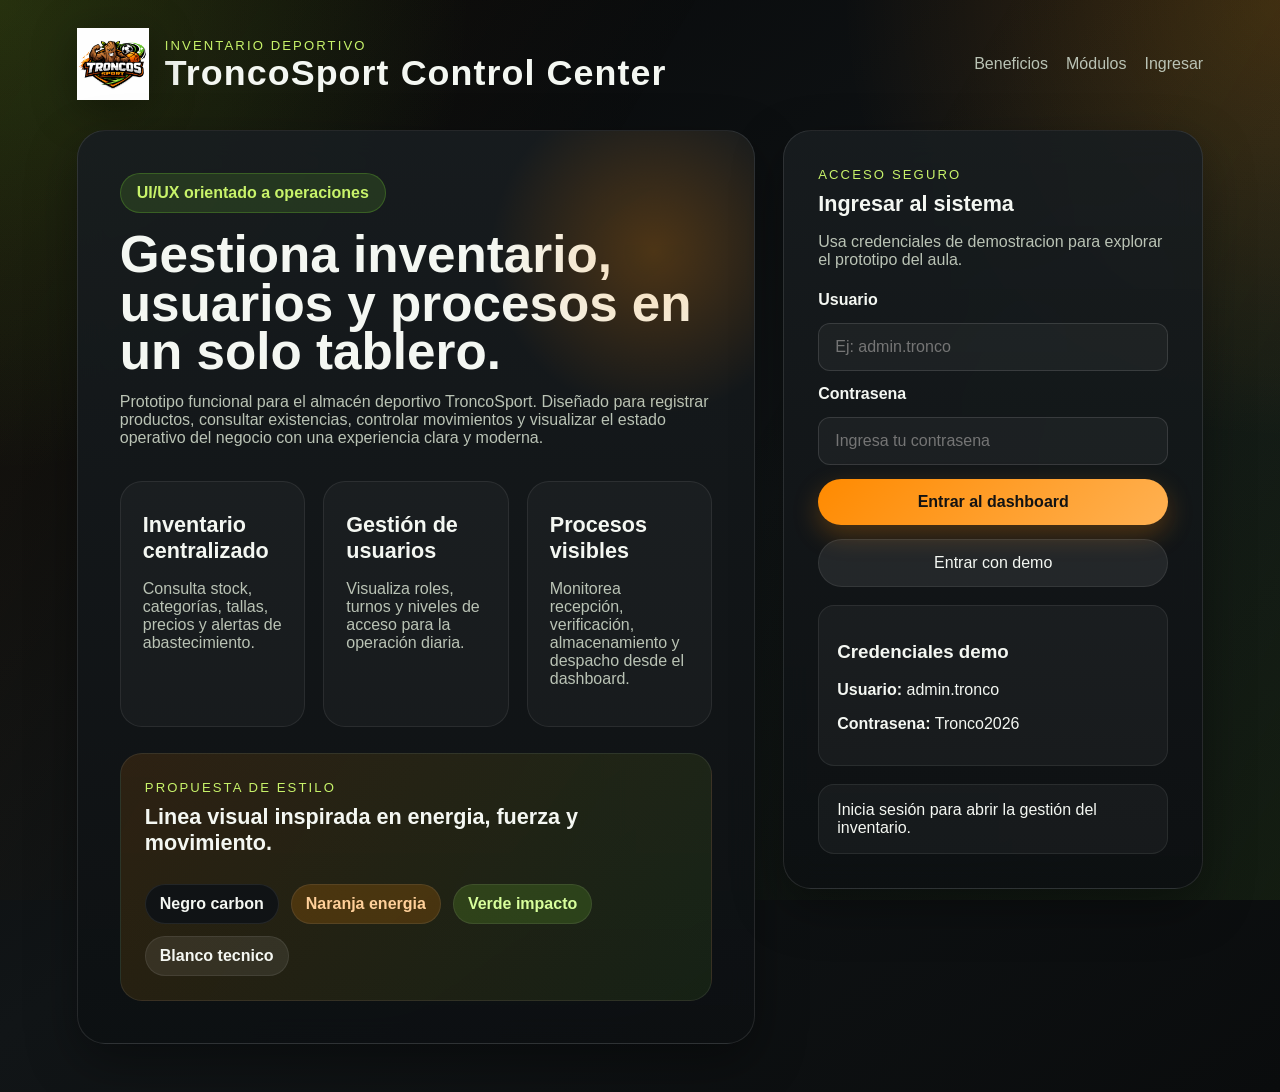
<file: index.html>
<!DOCTYPE html>
<html lang="es">
<head>
  <meta charset="UTF-8">
  <meta name="viewport" content="width=device-width, initial-scale=1.0">
  <title>TroncoSport | Acceso al inventario</title>
  <meta
    name="description"
    content="Sistema de gestion de inventario para TroncoSport con acceso de usuarios y control de procesos."
  >
  <link rel="stylesheet" href="styles.css">
</head>
<body class="auth-page" data-page="index">
  <div class="page-shell">
    <header class="auth-header">
      <a class="brand" href="index.html" aria-label="Ir al inicio de TroncoSport">
        <img src="logo.png" alt="Logo de TroncoSport">
        <div>
          <span class="eyebrow">Inventario deportivo</span>
          <h1>TroncoSport Control Center</h1>
        </div>
      </a>
      <nav class="auth-nav" aria-label="Navegación principal">
        <a href="#beneficios">Beneficios</a>
        <a href="#modulos">Módulos</a>
        <a href="#acceso">Ingresar</a>
      </nav>
    </header>

    <main class="auth-layout">
      <section class="hero-panel">
        <div class="hero-copy">
          <span class="pill">UI/UX orientado a operaciones</span>
          <h2>Gestiona inventario, usuarios y procesos en un solo tablero.</h2>
          <p>
            Prototipo funcional para el almacén deportivo TroncoSport. Diseñado para
            registrar productos, consultar existencias, controlar movimientos y visualizar
            el estado operativo del negocio con una experiencia clara y moderna.
          </p>
        </div>

        <div class="hero-grid" id="beneficios">
          <article class="feature-card">
            <h3>Inventario centralizado</h3>
            <p>Consulta stock, categorías, tallas, precios y alertas de abastecimiento.</p>
          </article>
          <article class="feature-card">
            <h3>Gestión de usuarios</h3>
            <p>Visualiza roles, turnos y niveles de acceso para la operación diaria.</p>
          </article>
          <article class="feature-card">
            <h3>Procesos visibles</h3>
            <p>Monitorea recepción, verificación, almacenamiento y despacho desde el dashboard.</p>
          </article>
        </div>

        <section class="style-preview" id="modulos" aria-labelledby="estilo-ui">
          <div>
            <span class="eyebrow">Propuesta de estilo</span>
            <h3 id="estilo-ui">Linea visual inspirada en energia, fuerza y movimiento.</h3>
          </div>
          <div class="style-swatches" aria-label="Paleta de colores TroncoSport">
            <span class="swatch swatch-dark">Negro carbon</span>
            <span class="swatch swatch-orange">Naranja energia</span>
            <span class="swatch swatch-green">Verde impacto</span>
            <span class="swatch swatch-light">Blanco tecnico</span>
          </div>
        </section>
      </section>

      <section class="login-panel" id="acceso" aria-labelledby="login-title">
        <div class="panel-heading">
          <span class="eyebrow">Acceso seguro</span>
          <h2 id="login-title">Ingresar al sistema</h2>
          <p>Usa credenciales de demostracion para explorar el prototipo del aula.</p>
        </div>

        <form class="login-form" id="loginForm">
          <label for="username">Usuario</label>
          <input
            id="username"
            name="username"
            type="text"
            placeholder="Ej: admin.tronco"
            autocomplete="username"
            required
          >

          <label for="password">Contrasena</label>
          <input
            id="password"
            name="password"
            type="password"
            placeholder="Ingresa tu contrasena"
            autocomplete="current-password"
            required
          >

          <button class="primary-btn" type="submit">Entrar al dashboard</button>
          <button class="secondary-btn" type="button" id="demoAccess">Entrar con demo</button>
        </form>

        <div class="demo-box">
          <h3>Credenciales demo</h3>
          <p><strong>Usuario:</strong> admin.tronco</p>
          <p><strong>Contrasena:</strong> Tronco2026</p>
        </div>

        <div class="access-note" role="status" aria-live="polite" id="loginMessage">
          Inicia sesión para abrir la gestión del inventario.
        </div>
      </section>
    </main>
  </div>

  <script src="app.js"></script>
</body>
</html>
</file>
<file: styles.css>
:root {
  --bg: #0f1112;
  --bg-soft: #191c1f;
  --panel: rgba(20, 24, 27, 0.9);
  --panel-strong: #101315;
  --text: #f4f7f2;
  --muted: #bac3b5;
  --line: rgba(255, 255, 255, 0.1);
  --orange: #ff8a00;
  --orange-soft: #ffb152;
  --green: #78d934;
  --green-soft: #c8f36a;
  --danger: #ff5f5f;
  --shadow: 0 18px 50px rgba(0, 0, 0, 0.35);
  --radius-xl: 28px;
  --radius-lg: 22px;
  --radius-md: 16px;
  --radius-sm: 12px;
}

* {
  box-sizing: border-box;
}

html {
  scroll-behavior: smooth;
}

body {
  margin: 0;
  min-height: 100vh;
  color: var(--text);
  background:
    radial-gradient(circle at top left, rgba(120, 217, 52, 0.18), transparent 28%),
    radial-gradient(circle at top right, rgba(255, 138, 0, 0.2), transparent 26%),
    linear-gradient(145deg, #050607 0%, #111517 52%, #0a0c0d 100%);
  font-family: "Trebuchet MS", "Segoe UI", sans-serif;
}

img {
  display: block;
  max-width: 100%;
}

a {
  color: inherit;
  text-decoration: none;
}

button,
input,
select {
  font: inherit;
}

.page-shell,
.dashboard-shell {
  min-height: 100vh;
}

.auth-page::before,
.dashboard-page::before {
  content: "";
  position: fixed;
  inset: 0;
  background:
    linear-gradient(120deg, rgba(255, 138, 0, 0.06), transparent 40%),
    linear-gradient(300deg, rgba(120, 217, 52, 0.07), transparent 45%);
  pointer-events: none;
}

.auth-header,
.auth-layout,
.dashboard-main,
.sidebar {
  position: relative;
  z-index: 1;
}

.auth-header {
  display: flex;
  align-items: center;
  justify-content: space-between;
  gap: 24px;
  padding: 28px 6vw 12px;
}

.brand {
  display: inline-flex;
  align-items: center;
  gap: 16px;
}

.brand img,
.sidebar-brand img {
  width: 72px;
  height: 72px;
  object-fit: contain;
  filter: drop-shadow(0 8px 22px rgba(0, 0, 0, 0.35));
}

.brand h1,
.topbar h1 {
  margin: 2px 0 0;
  font-family: Impact, Haettenschweiler, "Arial Narrow Bold", sans-serif;
  letter-spacing: 0.03em;
  font-size: clamp(2rem, 2.8vw, 3.2rem);
  line-height: 0.98;
}

.eyebrow {
  display: inline-block;
  color: var(--green-soft);
  font-size: 0.82rem;
  letter-spacing: 0.16em;
  text-transform: uppercase;
}

.auth-nav {
  display: inline-flex;
  flex-wrap: wrap;
  gap: 18px;
  color: var(--muted);
}

.auth-nav a:hover,
.sidebar-nav a:hover {
  color: var(--text);
}

.auth-layout {
  display: grid;
  grid-template-columns: minmax(0, 1.2fr) minmax(320px, 420px);
  gap: 28px;
  padding: 18px 6vw 48px;
}

.hero-panel,
.login-panel,
.panel-card,
.sidebar-box,
.stat-card {
  background: linear-gradient(180deg, rgba(24, 29, 32, 0.9), rgba(13, 16, 18, 0.95));
  border: 1px solid var(--line);
  border-radius: var(--radius-xl);
  box-shadow: var(--shadow);
  backdrop-filter: blur(14px);
}

.hero-panel {
  position: relative;
  padding: 42px;
  overflow: hidden;
}

.hero-panel::after {
  content: "";
  position: absolute;
  width: 340px;
  height: 340px;
  right: -70px;
  top: -50px;
  border-radius: 50%;
  background: radial-gradient(circle, rgba(255, 138, 0, 0.24), transparent 68%);
  pointer-events: none;
}

.hero-copy {
  position: relative;
  max-width: 720px;
}

.hero-copy h2 {
  margin: 18px 0 12px;
  font-family: Impact, Haettenschweiler, "Arial Narrow Bold", sans-serif;
  font-size: clamp(2.5rem, 4vw, 4.5rem);
  line-height: 0.95;
}

.hero-copy p,
.feature-card p,
.style-preview p,
.panel-heading p,
.process-item p,
.sidebar-box p,
.stat-card p,
.activity-list,
.principles-list {
  color: var(--muted);
}

.pill {
  display: inline-flex;
  align-items: center;
  gap: 10px;
  padding: 10px 16px;
  border-radius: 999px;
  background: rgba(120, 217, 52, 0.14);
  border: 1px solid rgba(120, 217, 52, 0.25);
  color: var(--green-soft);
  font-weight: 700;
}

.hero-grid,
.stats-grid,
.dual-grid {
  display: grid;
  gap: 18px;
}

.hero-grid {
  grid-template-columns: repeat(3, minmax(0, 1fr));
  margin-top: 34px;
}

.feature-card,
.process-item,
.activity-card,
.user-card {
  background: rgba(255, 255, 255, 0.03);
  border: 1px solid rgba(255, 255, 255, 0.08);
  border-radius: var(--radius-lg);
}

.feature-card {
  padding: 22px;
}

.feature-card h3,
.panel-heading h2,
.style-preview h3,
.sidebar-box h3 {
  margin: 8px 0 10px;
  font-size: 1.35rem;
}

.style-preview {
  display: grid;
  gap: 18px;
  margin-top: 26px;
  padding: 24px;
  border-radius: var(--radius-lg);
  background: linear-gradient(120deg, rgba(255, 138, 0, 0.12), rgba(120, 217, 52, 0.09));
  border: 1px solid rgba(255, 255, 255, 0.08);
}

.style-swatches {
  display: flex;
  flex-wrap: wrap;
  gap: 12px;
}

.swatch {
  padding: 10px 14px;
  border-radius: 999px;
  font-weight: 700;
  border: 1px solid rgba(255, 255, 255, 0.08);
}

.swatch-dark {
  background: #101315;
}

.swatch-orange {
  background: rgba(255, 138, 0, 0.18);
  color: #ffd09a;
}

.swatch-green {
  background: rgba(120, 217, 52, 0.18);
  color: #d8ff9c;
}

.swatch-light {
  background: rgba(255, 255, 255, 0.08);
}

.login-panel {
  padding: 34px;
  align-self: start;
}

.panel-heading h2 {
  margin-bottom: 8px;
}

.login-form,
.inventory-form {
  display: grid;
  gap: 14px;
}

.login-form {
  margin-top: 22px;
}

label {
  font-weight: 700;
}

input,
select {
  width: 100%;
  padding: 14px 16px;
  border: 1px solid rgba(255, 255, 255, 0.12);
  border-radius: var(--radius-sm);
  color: var(--text);
  background: rgba(255, 255, 255, 0.04);
  outline: none;
}

input:focus,
select:focus {
  border-color: rgba(255, 138, 0, 0.6);
  box-shadow: 0 0 0 3px rgba(255, 138, 0, 0.14);
}

.primary-btn,
.secondary-btn,
.table-action {
  border: 0;
  border-radius: 999px;
  padding: 14px 18px;
  cursor: pointer;
  transition: transform 0.2s ease, opacity 0.2s ease, box-shadow 0.2s ease;
}

.primary-btn:hover,
.secondary-btn:hover,
.table-action:hover {
  transform: translateY(-1px);
}

.primary-btn {
  background: linear-gradient(135deg, var(--orange), var(--orange-soft));
  color: #131313;
  font-weight: 800;
  box-shadow: 0 10px 26px rgba(255, 138, 0, 0.26);
}

.secondary-btn {
  background: rgba(255, 255, 255, 0.08);
  color: var(--text);
  border: 1px solid rgba(255, 255, 255, 0.08);
}

.compact-btn {
  padding: 12px 16px;
}

.demo-box,
.access-note,
.inline-message {
  margin-top: 18px;
  padding: 16px 18px;
  border-radius: var(--radius-md);
  background: rgba(255, 255, 255, 0.04);
  border: 1px solid rgba(255, 255, 255, 0.08);
}

.access-note.is-success,
.inline-message.is-success {
  border-color: rgba(120, 217, 52, 0.34);
  background: rgba(120, 217, 52, 0.1);
}

.access-note.is-error,
.inline-message.is-error {
  border-color: rgba(255, 95, 95, 0.34);
  background: rgba(255, 95, 95, 0.1);
}

.dashboard-shell {
  display: grid;
  grid-template-columns: 280px 1fr;
}

.sidebar {
  position: sticky;
  top: 0;
  min-height: 100vh;
  padding: 28px 24px;
  border-right: 1px solid rgba(255, 255, 255, 0.07);
  background: rgba(8, 10, 11, 0.88);
  backdrop-filter: blur(18px);
}

.sidebar-brand {
  align-items: flex-start;
}

.sidebar-brand strong {
  display: block;
  margin-top: 4px;
  font-size: 1.5rem;
}

.sidebar-nav {
  display: grid;
  gap: 10px;
  margin: 30px 0;
}

.sidebar-nav a {
  padding: 12px 14px;
  border-radius: var(--radius-sm);
  background: rgba(255, 255, 255, 0.03);
  color: var(--muted);
}

.sidebar-box {
  padding: 20px;
}

.dashboard-main {
  padding: 28px;
}

.topbar,
.toolbar,
.form-row,
.form-actions,
.topbar-actions,
.user-chip {
  display: flex;
  gap: 14px;
}

.topbar {
  align-items: center;
  justify-content: space-between;
  margin-bottom: 26px;
}

.topbar h1 {
  margin-top: 6px;
  font-size: clamp(2rem, 2.8vw, 3rem);
}

.topbar-actions {
  align-items: center;
  flex-wrap: wrap;
}

.user-chip {
  flex-direction: column;
  padding: 14px 16px;
  border-radius: var(--radius-md);
  background: rgba(255, 255, 255, 0.05);
}

.user-chip span {
  color: var(--muted);
  font-size: 0.92rem;
}

.stats-grid {
  grid-template-columns: repeat(4, minmax(0, 1fr));
  margin-bottom: 24px;
}

.stat-card {
  padding: 24px;
}

.stat-card span {
  color: var(--muted);
  display: block;
  margin-bottom: 12px;
}

.stat-card strong {
  font-family: Impact, Haettenschweiler, "Arial Narrow Bold", sans-serif;
  font-size: 2rem;
  letter-spacing: 0.02em;
}

.stat-card-primary {
  background: linear-gradient(145deg, rgba(255, 138, 0, 0.22), rgba(24, 29, 32, 0.95));
}

.content-grid {
  display: grid;
  grid-template-columns: minmax(320px, 1.1fr) minmax(280px, 0.9fr);
  gap: 20px;
  margin-bottom: 20px;
}

.panel-card {
  padding: 24px;
}

.form-card {
  position: relative;
  overflow: hidden;
}

.form-card::after {
  content: "";
  position: absolute;
  width: 220px;
  height: 220px;
  right: -60px;
  bottom: -60px;
  border-radius: 50%;
  background: radial-gradient(circle, rgba(120, 217, 52, 0.18), transparent 70%);
  pointer-events: none;
}

.form-row {
  align-items: end;
}

.form-row > div {
  flex: 1;
}

.form-actions {
  margin-top: 8px;
}

.process-list,
.user-list {
  display: grid;
  gap: 14px;
}

.process-item,
.activity-card,
.user-card {
  padding: 18px;
}

.activity-list,
.principles-list {
  margin: 14px 0 0;
  padding-left: 18px;
}

.toolbar {
  align-items: center;
  justify-content: space-between;
  flex-wrap: wrap;
  margin: 20px 0 18px;
}

.toolbar input {
  max-width: 440px;
}

.toolbar select {
  max-width: 240px;
}

.table-wrapper {
  overflow-x: auto;
  border-radius: var(--radius-lg);
  border: 1px solid rgba(255, 255, 255, 0.08);
}

table {
  width: 100%;
  min-width: 920px;
  border-collapse: collapse;
  background: rgba(255, 255, 255, 0.02);
}

th,
td {
  padding: 16px;
  text-align: left;
  border-bottom: 1px solid rgba(255, 255, 255, 0.08);
}

th {
  color: var(--green-soft);
  font-size: 0.84rem;
  letter-spacing: 0.08em;
  text-transform: uppercase;
}

td {
  color: var(--text);
}

.status-badge {
  display: inline-flex;
  align-items: center;
  padding: 8px 12px;
  border-radius: 999px;
  font-size: 0.84rem;
  font-weight: 700;
}

.status-disponible {
  background: rgba(120, 217, 52, 0.14);
  color: #dbffad;
}

.status-stock-bajo {
  background: rgba(255, 138, 0, 0.14);
  color: #ffd3a1;
}

.status-agotado {
  background: rgba(255, 95, 95, 0.14);
  color: #ffc3c3;
}

.action-group {
  display: flex;
  gap: 8px;
}

.table-action {
  padding: 10px 14px;
  font-size: 0.9rem;
}

.table-action.edit {
  background: rgba(255, 138, 0, 0.14);
  color: #ffd09a;
}

.table-action.delete {
  background: rgba(255, 95, 95, 0.14);
  color: #ffc3c3;
}

.dual-grid {
  grid-template-columns: repeat(2, minmax(0, 1fr));
}

.user-card {
  display: grid;
  gap: 8px;
}

.user-card-header {
  display: flex;
  align-items: center;
  justify-content: space-between;
  gap: 12px;
}

.user-role {
  color: var(--muted);
}

.empty-state {
  padding: 24px;
  text-align: center;
  color: var(--muted);
}

@media (max-width: 1180px) {
  .auth-layout,
  .content-grid,
  .dual-grid,
  .stats-grid,
  .hero-grid,
  .dashboard-shell {
    grid-template-columns: 1fr;
  }

  .sidebar {
    position: relative;
    min-height: auto;
    border-right: 0;
    border-bottom: 1px solid rgba(255, 255, 255, 0.07);
  }
}

@media (max-width: 760px) {
  .auth-header,
  .auth-layout,
  .dashboard-main {
    padding-left: 18px;
    padding-right: 18px;
  }

  .auth-header,
  .topbar,
  .toolbar,
  .form-row,
  .form-actions {
    flex-direction: column;
    align-items: stretch;
  }

  .hero-panel,
  .login-panel,
  .panel-card,
  .stat-card {
    padding: 20px;
  }

  .brand h1,
  .topbar h1 {
    font-size: 2rem;
  }

  .brand img,
  .sidebar-brand img {
    width: 58px;
    height: 58px;
  }
}
</file>
